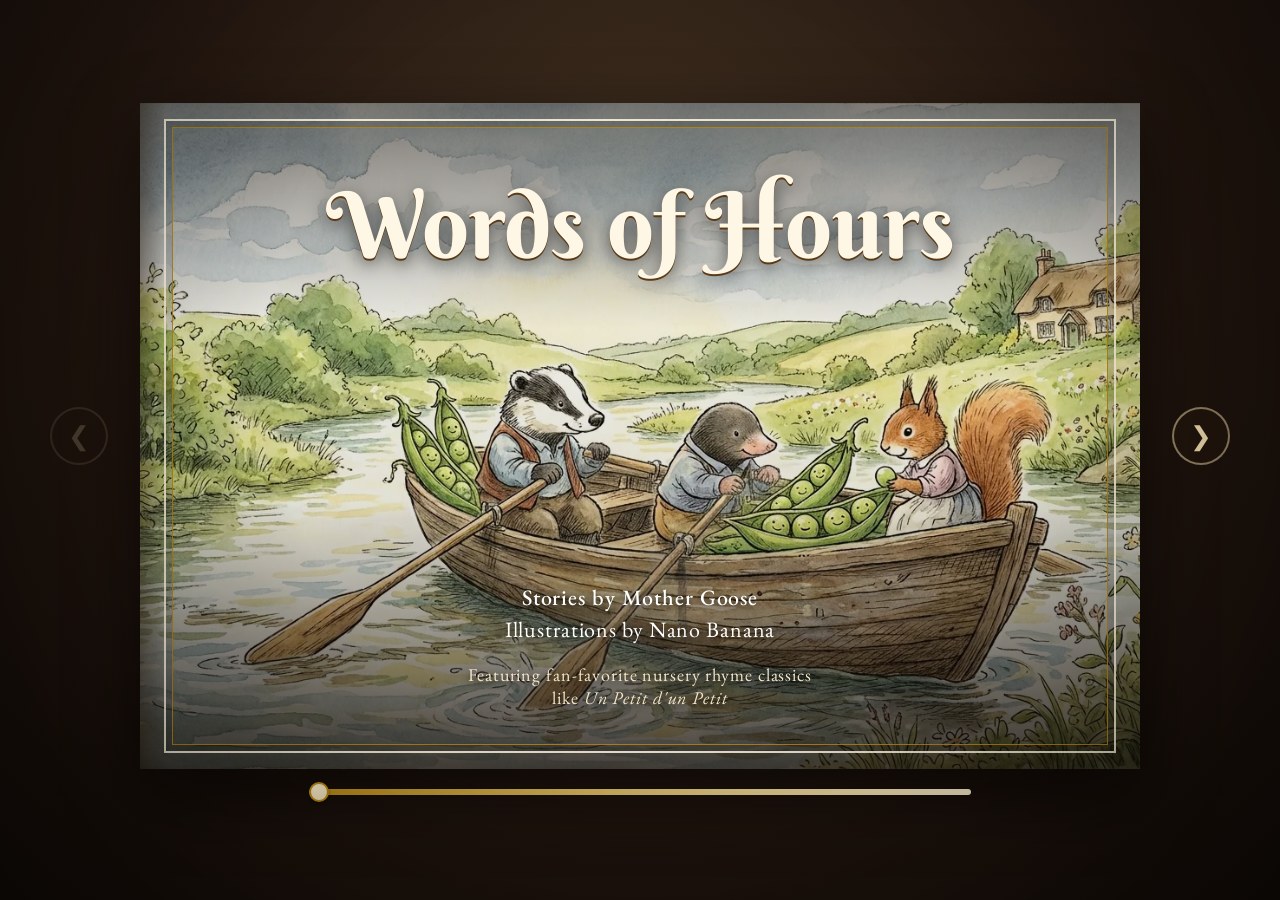
<file: index.html>
<!DOCTYPE html>
<html lang="en">
<head>
  <meta charset="UTF-8" />
  <meta name="viewport" content="width=device-width, initial-scale=1.0" />
  <title>Words of Hours</title>
  <meta name="description" content="A page-turning storybook of nursery rhymes — featuring fan-favorite classics like Un Petit d'un Petit." />

  <!-- Social share / link preview -->
  <meta property="og:type" content="website" />
  <meta property="og:url" content="https://seankarson.github.io/words-of-hours/" />
  <meta property="og:title" content="Words of Hours" />
  <meta property="og:description" content="A page-turning storybook of nursery rhymes — featuring fan-favorite classics like Un Petit d'un Petit." />
  <meta property="og:image" content="https://seankarson.github.io/words-of-hours/images/social-card.jpg" />
  <meta property="og:image:width" content="1200" />
  <meta property="og:image:height" content="630" />
  <meta property="og:image:alt" content="Words of Hours — a watercolor storybook cover with a badger, mole, and squirrel rowing a boat." />
  <meta name="twitter:card" content="summary_large_image" />
  <meta name="twitter:title" content="Words of Hours" />
  <meta name="twitter:description" content="A page-turning storybook of nursery rhymes — featuring fan-favorite classics like Un Petit d'un Petit." />
  <meta name="twitter:image" content="https://seankarson.github.io/words-of-hours/images/social-card.jpg" />

  <link rel="icon" type="image/svg+xml" href="favicon.svg?v=2" />
  <link rel="preconnect" href="https://fonts.googleapis.com" />
  <link rel="preconnect" href="https://fonts.gstatic.com" crossorigin />
  <link
    href="https://fonts.googleapis.com/css2?family=Berkshire+Swash&family=Cinzel+Decorative:wght@400;700;900&family=EB+Garamond:ital,wght@0,400;0,500;1,400;1,500&display=swap"
    rel="stylesheet"
  />
  <link rel="stylesheet" href="css/style.95d0229a.css" />
</head>
<body>
  <div class="vignette"></div>

  <main class="stage">
    <button class="nav nav-prev" id="prevBtn" aria-label="Previous page">&#10094;</button>

    <div class="book-shadow">
      <div class="book" id="book" aria-live="polite">
        <!-- pages injected by js/book.1ac1c3b3.js -->
      </div>
    </div>

    <button class="nav nav-next" id="nextBtn" aria-label="Next page">&#10095;</button>
  </main>

  <div class="scrubber">
    <input type="range" id="pageSlider" min="0" max="0" value="0" step="1" aria-label="Jump to page" />
  </div>

  <script src="js/book.1ac1c3b3.js"></script>
</body>
</html>
</file>
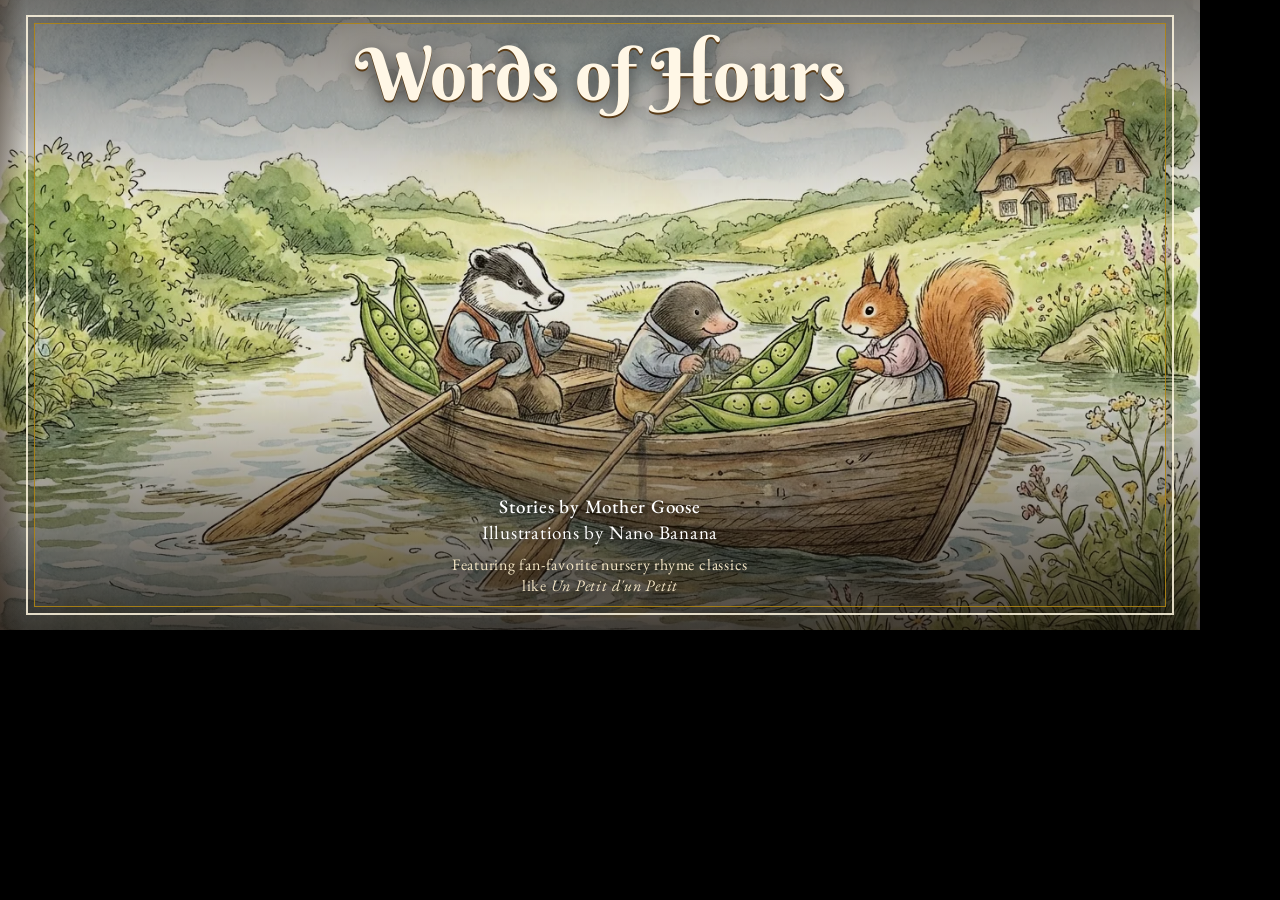
<file: og.html>
<!DOCTYPE html>
<!-- Source page used to generate images/social-card.jpg (the link-preview image).
     Regenerate with the headless-Chrome command in README. Not linked from the book. -->
<html lang="en">
<head>
  <meta charset="UTF-8" />
  <link rel="preconnect" href="https://fonts.googleapis.com" />
  <link rel="preconnect" href="https://fonts.gstatic.com" crossorigin />
  <link
    href="https://fonts.googleapis.com/css2?family=Berkshire+Swash&family=Cinzel+Decorative:wght@400;700;900&family=EB+Garamond:ital,wght@0,400;0,500;1,400;1,500&display=swap"
    rel="stylesheet"
  />
  <link rel="stylesheet" href="css/style.css" />
  <style>
    html, body {
      margin: 0; padding: 0; background: #000;
      display: block; min-height: 0; gap: 0;
    }
    .ogwrap { width: 1200px; height: 630px; position: relative; overflow: hidden; }
    .ogwrap .book { width: 1200px; height: 630px; aspect-ratio: auto; }
    /* shrink the cover composition so everything fits the 1.91:1 card */
    .ogwrap .cover h1 { font-size: 72px; margin: 0.05em 0 0; }
    .ogwrap .cover-inner { padding: 34px 64px; }
    .ogwrap .cover .bylines { gap: 0.06em; font-size: 19px; }
    .ogwrap .cover .subtitle { font-size: 16px; margin-top: 0.5em; }
  </style>
</head>
<body>
  <div class="ogwrap">
    <div class="book">
      <div class="page">
        <div class="sheet cover">
          <div class="cover-img" style="background-image:url('images/cover-image.webp')"></div>
          <div class="scrim"></div>
          <div class="cover-frame"></div>
          <div class="cover-inner">
            <h1>Words of Hours</h1>
            <div class="bylines">
              <span class="byline"><b>Stories by Mother Goose</b></span>
              <span class="byline">Illustrations by Nano Banana</span>
              <p class="subtitle">Featuring fan-favorite nursery rhyme classics<br />like <em>Un Petit d'un Petit</em></p>
            </div>
          </div>
        </div>
      </div>
    </div>
  </div>
</body>
</html>
</file>
<file: css/style.95d0229a.css>
:root {
  --ink: #45301f;
  --ink-soft: #6b4f37;
  --paper: #f6eed7;
  --paper-edge: #e8dcbb;
  --gold: #b08412;
  --rule: #9c3b2e;
  --flip-ms: 820ms;
}

* { box-sizing: border-box; }

html, body {
  margin: 0;
  height: 100%;
}

body {
  min-height: 100vh;
  display: flex;
  flex-direction: column;
  align-items: center;
  justify-content: center;
  gap: clamp(8px, 2vh, 22px);
  padding: 4vh 2vw;
  font-family: "EB Garamond", Georgia, serif;
  color: var(--ink);
  background:
    radial-gradient(circle at 50% 18%, #3a2a1c 0%, #241710 55%, #140d08 100%);
  overflow: hidden;
}

/* soft lamp-light vignette over everything */
.vignette {
  position: fixed;
  inset: 0;
  pointer-events: none;
  background: radial-gradient(circle at 50% 40%, transparent 45%, rgba(0,0,0,0.45) 100%);
  z-index: 50;
}

.stage {
  position: relative;
  display: flex;
  align-items: center;
  justify-content: center;
  gap: clamp(8px, 2.5vw, 34px);
}

/* ---------- the book ---------- */
.book-shadow {
  filter: drop-shadow(0 26px 34px rgba(0,0,0,0.55));
}

.book {
  position: relative;
  width: min(94vw, 1000px, calc(84vh * 1.5));
  aspect-ratio: 3 / 2;
  perspective: 2600px;
  overflow: hidden;
}

/* binding shadow down the spine (left edge) */
.book::before {
  content: "";
  position: absolute;
  top: 0; bottom: 0; left: 0;
  width: 26px;
  z-index: 6;
  pointer-events: none;
  background: linear-gradient(90deg, rgba(40,25,12,0.40), rgba(40,25,12,0));
}

.page, .face {
  position: absolute;
  inset: 0;
  overflow: hidden;
}

/* ---------- flip mechanics ---------- */
.flipper {
  position: absolute;
  inset: 0;
  z-index: 8;
  transform-style: preserve-3d;
  transform-origin: left center;
  transition: transform var(--flip-ms) cubic-bezier(0.36, 0.06, 0.22, 1);
  will-change: transform;
  box-shadow: 0 0 40px rgba(0,0,0,0.25);
}
.face {
  backface-visibility: hidden;
  -webkit-backface-visibility: hidden;
}
.face.back {
  transform: rotateY(180deg);
  background:
    repeating-linear-gradient(180deg, #efe6cd, #efe6cd 26px, #ece1c4 27px),
    var(--paper);
}

/* ---------- generic sheet ---------- */
.sheet {
  width: 100%;
  height: 100%;
  background:
    radial-gradient(circle at 30% 20%, #fbf5e3, var(--paper) 60%, var(--paper-edge) 100%);
  position: relative;
}

/* ---------- illustration plate ---------- */
.plate {
  display: flex;
  flex-direction: column;
  padding: clamp(14px, 3.2%, 30px);
}

/* ornamental double frame */
.plate .frame {
  position: absolute;
  inset: clamp(8px, 1.6%, 16px);
  border: 2px solid var(--ink-soft);
  pointer-events: none;
}
.plate .frame::after {
  content: "";
  position: absolute;
  inset: 5px;
  border: 1px solid var(--gold);
}

/* corner flourishes */
.corner {
  position: absolute;
  font-family: "Cinzel Decorative", serif;
  color: var(--gold);
  font-size: clamp(16px, 2.4vw, 26px);
  line-height: 1;
  z-index: 3;
  text-shadow: 0 1px 0 rgba(255,255,255,0.5);
}
.corner.tl { top: clamp(10px,1.9%,20px); left: clamp(12px,2.1%,22px); }
.corner.tr { top: clamp(10px,1.9%,20px); right: clamp(12px,2.1%,22px); }
.corner.bl { bottom: clamp(8px,1.5%,18px); left: clamp(12px,2.1%,22px); }
.corner.br { bottom: clamp(8px,1.5%,18px); right: clamp(12px,2.1%,22px); }

/* page-number medallion (top right) */
.pagenum {
  position: absolute;
  top: clamp(16px, 4%, 34px);
  right: clamp(20px, 5%, 44px);
  z-index: 4;
  width: clamp(40px, 6.4%, 64px);
  height: clamp(40px, 6.4%, 64px);
  display: flex;
  align-items: center;
  justify-content: center;
  border-radius: 50%;
  background: radial-gradient(circle at 35% 30%, #fff7e2, #efe2bf);
  border: 2px solid var(--gold);
  box-shadow: 0 2px 5px rgba(0,0,0,0.2), inset 0 0 6px rgba(176,132,18,0.25);
  font-family: "Cinzel Decorative", serif;
  font-weight: 700;
  font-size: clamp(18px, 2.6vw, 28px);
  color: var(--rule);
}

.plate .art {
  flex: 1;
  min-height: 0;
  margin: clamp(26px, 5%, 46px) clamp(14px, 3%, 30px) clamp(6px, 1.4%, 14px);
  display: flex;
  align-items: center;
  justify-content: center;
}
.plate .art img {
  max-width: 100%;
  max-height: 100%;
  object-fit: contain;
  border: 3px solid #fff;
  outline: 1px solid var(--ink-soft);
  box-shadow: 0 6px 16px rgba(0,0,0,0.28);
  background: #fff;
}

.plate .caption {
  flex: 0 0 auto;
  text-align: center;
  padding: clamp(4px, 1.2%, 12px) 8% clamp(10px, 1.8%, 18px);
  color: var(--ink);
}
.plate .divider {
  color: var(--rule);
  font-size: clamp(13px, 1.6vw, 18px);
  letter-spacing: 0.4em;
  margin-bottom: 2px;
}
.plate .caption .line {
  font-size: clamp(15px, 2.05vw, 23px);
  font-style: italic;
}
.plate .caption .emoji {
  font-style: normal;
  font-size: 1.25em;
  vertical-align: -0.12em;
  margin-left: 0.12em;
}

/* ---------- cover ---------- */
.cover {
  color: #fff;
}
.cover .cover-img {
  position: absolute;
  inset: 0;
  background-size: cover;
  background-position: center;
}
.cover .scrim {
  position: absolute;
  inset: 0;
  background:
    linear-gradient(180deg, rgba(20,12,6,0.55) 0%, rgba(20,12,6,0.08) 34%, rgba(20,12,6,0.12) 60%, rgba(20,12,6,0.78) 100%);
}
.cover .cover-frame {
  position: absolute;
  inset: clamp(12px, 2.4%, 26px);
  border: 2px solid rgba(255,247,225,0.85);
  box-shadow: inset 0 0 0 6px rgba(0,0,0,0.12);
  pointer-events: none;
}
.cover .cover-frame::after {
  content: "";
  position: absolute;
  inset: 6px;
  border: 1px solid rgba(176,132,18,0.9);
}
.cover .cover-inner {
  position: absolute;
  inset: 0;
  display: flex;
  flex-direction: column;
  align-items: center;
  text-align: center;
  padding: clamp(26px, 6%, 60px) clamp(24px, 8%, 70px);
}
.cover h1 {
  font-family: "Berkshire Swash", cursive;
  font-weight: 400;
  font-size: clamp(38px, 8.4vw, 92px);
  line-height: 1.02;
  margin: 0.18em 0 0;
  color: #fff7e6;
  text-shadow: 0 2px 0 #5a3b16, 0 5px 18px rgba(0,0,0,0.6);
}
.cover .cover-rule {
  color: #ffe9b8;
  letter-spacing: 0.5em;
  margin: 0.35em 0 0;
  font-size: clamp(13px, 2vw, 20px);
  text-shadow: 0 2px 6px rgba(0,0,0,0.6);
}
.cover .bylines {
  margin-top: auto;
  display: flex;
  flex-direction: column;
  gap: 0.15em;
  font-size: clamp(14px, 2.2vw, 22px);
  letter-spacing: 0.04em;
  text-shadow: 0 2px 8px rgba(0,0,0,0.75);
}
.cover .byline b { font-weight: 500; }
.cover .subtitle {
  margin: 0.9em 0 0;
  font-size: clamp(12px, 1.8vw, 18px);
  white-space: nowrap;
  color: #f4e6c6;
  text-shadow: 0 2px 8px rgba(0,0,0,0.85);
}
.cover .subtitle em { font-style: italic; }

/* ---------- end page ---------- */
.end {
  display: flex;
  flex-direction: column;
  align-items: center;
  justify-content: center;
  text-align: center;
  gap: 0.4em;
}
.end .endmark {
  font-family: "Cinzel Decorative", serif;
  font-weight: 900;
  font-size: clamp(34px, 7vw, 72px);
  color: var(--rule);
}
.end .flourish {
  font-size: clamp(20px, 3vw, 34px);
  color: var(--gold);
  letter-spacing: 0.3em;
}
.end .colophon {
  font-style: italic;
  color: var(--ink-soft);
  max-width: 34ch;
  font-size: clamp(13px, 1.7vw, 18px);
}
.end .cipher {
  position: absolute;
  bottom: clamp(20px, 5%, 46px);
  left: 0;
  right: 0;
  text-align: center;
  font-family: "EB Garamond", Georgia, serif;
  font-weight: 500;
  font-variant-numeric: lining-nums;
  color: var(--ink-soft);
  font-size: clamp(15px, 2vw, 23px);
  letter-spacing: 0.1em;
}

/* ---------- navigation ---------- */
.nav {
  flex: 0 0 auto;
  width: clamp(40px, 5vw, 58px);
  height: clamp(40px, 5vw, 58px);
  border-radius: 50%;
  border: 2px solid rgba(255,233,184,0.55);
  background: rgba(40,26,14,0.5);
  color: #ffe9b8;
  font-size: clamp(18px, 2.4vw, 26px);
  cursor: pointer;
  transition: transform 0.15s ease, background 0.2s ease, opacity 0.2s ease;
  z-index: 40;
}
.nav:hover { background: rgba(70,46,22,0.75); transform: scale(1.08); }
.nav:disabled { opacity: 0.22; cursor: default; transform: none; }

.hint {
  margin: 0;
  color: #e9d6ad;
  font-size: clamp(12px, 1.7vw, 16px);
  letter-spacing: 0.04em;
  opacity: 0.85;
  z-index: 40;
}

/* ---------- page scrubber ---------- */
.scrubber {
  width: calc(min(94vw, 1000px, 84vh * 1.5) * 2 / 3);
  display: flex;
  align-items: center;
  z-index: 40;
}
#pageSlider {
  -webkit-appearance: none;
  appearance: none;
  width: 100%;
  height: 6px;
  border-radius: 4px;
  background: linear-gradient(90deg, var(--gold), var(--paper-edge));
  outline: none;
  cursor: pointer;
}
#pageSlider::-webkit-slider-thumb {
  -webkit-appearance: none;
  width: 20px;
  height: 20px;
  border-radius: 50%;
  background: radial-gradient(circle at 35% 30%, #f3e6c4, #e9d6ad);
  border: 2px solid var(--gold);
  box-shadow: 0 1px 3px rgba(0, 0, 0, 0.4);
  cursor: pointer;
}
#pageSlider::-moz-range-thumb {
  width: 20px;
  height: 20px;
  border-radius: 50%;
  background: radial-gradient(circle at 35% 30%, #f3e6c4, #e9d6ad);
  border: 2px solid var(--gold);
  box-shadow: 0 1px 3px rgba(0, 0, 0, 0.4);
  cursor: pointer;
}
#pageSlider::-moz-range-track {
  height: 6px;
  border-radius: 4px;
  background: linear-gradient(90deg, var(--gold), var(--paper-edge));
}

@media (max-width: 720px) {
  .nav-prev, .nav-next { position: fixed; bottom: 16px; z-index: 60; }
  .nav-prev { left: 16px; }
  .nav-next { right: 16px; }
}
</file>
<file: css/style.css>
:root {
  --ink: #45301f;
  --ink-soft: #6b4f37;
  --paper: #f6eed7;
  --paper-edge: #e8dcbb;
  --gold: #b08412;
  --rule: #9c3b2e;
  --flip-ms: 820ms;
}

* { box-sizing: border-box; }

html, body {
  margin: 0;
  height: 100%;
}

body {
  min-height: 100vh;
  display: flex;
  flex-direction: column;
  align-items: center;
  justify-content: center;
  gap: clamp(8px, 2vh, 22px);
  padding: 4vh 2vw;
  font-family: "EB Garamond", Georgia, serif;
  color: var(--ink);
  background:
    radial-gradient(circle at 50% 18%, #3a2a1c 0%, #241710 55%, #140d08 100%);
  overflow: hidden;
}

/* soft lamp-light vignette over everything */
.vignette {
  position: fixed;
  inset: 0;
  pointer-events: none;
  background: radial-gradient(circle at 50% 40%, transparent 45%, rgba(0,0,0,0.45) 100%);
  z-index: 50;
}

.stage {
  position: relative;
  display: flex;
  align-items: center;
  justify-content: center;
  gap: clamp(8px, 2.5vw, 34px);
}

/* ---------- the book ---------- */
.book-shadow {
  filter: drop-shadow(0 26px 34px rgba(0,0,0,0.55));
}

.book {
  position: relative;
  width: min(94vw, 1000px, calc(84vh * 1.5));
  aspect-ratio: 3 / 2;
  perspective: 2600px;
  overflow: hidden;
}

/* binding shadow down the spine (left edge) */
.book::before {
  content: "";
  position: absolute;
  top: 0; bottom: 0; left: 0;
  width: 26px;
  z-index: 6;
  pointer-events: none;
  background: linear-gradient(90deg, rgba(40,25,12,0.40), rgba(40,25,12,0));
}

.page, .face {
  position: absolute;
  inset: 0;
  overflow: hidden;
}

/* ---------- flip mechanics ---------- */
.flipper {
  position: absolute;
  inset: 0;
  z-index: 8;
  transform-style: preserve-3d;
  transform-origin: left center;
  transition: transform var(--flip-ms) cubic-bezier(0.36, 0.06, 0.22, 1);
  will-change: transform;
  box-shadow: 0 0 40px rgba(0,0,0,0.25);
}
.face {
  backface-visibility: hidden;
  -webkit-backface-visibility: hidden;
}
.face.back {
  transform: rotateY(180deg);
  background:
    repeating-linear-gradient(180deg, #efe6cd, #efe6cd 26px, #ece1c4 27px),
    var(--paper);
}

/* ---------- generic sheet ---------- */
.sheet {
  width: 100%;
  height: 100%;
  background:
    radial-gradient(circle at 30% 20%, #fbf5e3, var(--paper) 60%, var(--paper-edge) 100%);
  position: relative;
}

/* ---------- illustration plate ---------- */
.plate {
  display: flex;
  flex-direction: column;
  padding: clamp(14px, 3.2%, 30px);
}

/* ornamental double frame */
.plate .frame {
  position: absolute;
  inset: clamp(8px, 1.6%, 16px);
  border: 2px solid var(--ink-soft);
  pointer-events: none;
}
.plate .frame::after {
  content: "";
  position: absolute;
  inset: 5px;
  border: 1px solid var(--gold);
}

/* corner flourishes */
.corner {
  position: absolute;
  font-family: "Cinzel Decorative", serif;
  color: var(--gold);
  font-size: clamp(16px, 2.4vw, 26px);
  line-height: 1;
  z-index: 3;
  text-shadow: 0 1px 0 rgba(255,255,255,0.5);
}
.corner.tl { top: clamp(10px,1.9%,20px); left: clamp(12px,2.1%,22px); }
.corner.tr { top: clamp(10px,1.9%,20px); right: clamp(12px,2.1%,22px); }
.corner.bl { bottom: clamp(8px,1.5%,18px); left: clamp(12px,2.1%,22px); }
.corner.br { bottom: clamp(8px,1.5%,18px); right: clamp(12px,2.1%,22px); }

/* page-number medallion (top right) */
.pagenum {
  position: absolute;
  top: clamp(16px, 4%, 34px);
  right: clamp(20px, 5%, 44px);
  z-index: 4;
  width: clamp(40px, 6.4%, 64px);
  height: clamp(40px, 6.4%, 64px);
  display: flex;
  align-items: center;
  justify-content: center;
  border-radius: 50%;
  background: radial-gradient(circle at 35% 30%, #fff7e2, #efe2bf);
  border: 2px solid var(--gold);
  box-shadow: 0 2px 5px rgba(0,0,0,0.2), inset 0 0 6px rgba(176,132,18,0.25);
  font-family: "Cinzel Decorative", serif;
  font-weight: 700;
  font-size: clamp(18px, 2.6vw, 28px);
  color: var(--rule);
}

.plate .art {
  flex: 1;
  min-height: 0;
  margin: clamp(26px, 5%, 46px) clamp(14px, 3%, 30px) clamp(6px, 1.4%, 14px);
  display: flex;
  align-items: center;
  justify-content: center;
}
.plate .art img {
  max-width: 100%;
  max-height: 100%;
  object-fit: contain;
  border: 3px solid #fff;
  outline: 1px solid var(--ink-soft);
  box-shadow: 0 6px 16px rgba(0,0,0,0.28);
  background: #fff;
}

.plate .caption {
  flex: 0 0 auto;
  text-align: center;
  padding: clamp(4px, 1.2%, 12px) 8% clamp(10px, 1.8%, 18px);
  color: var(--ink);
}
.plate .divider {
  color: var(--rule);
  font-size: clamp(13px, 1.6vw, 18px);
  letter-spacing: 0.4em;
  margin-bottom: 2px;
}
.plate .caption .line {
  font-size: clamp(15px, 2.05vw, 23px);
  font-style: italic;
}
.plate .caption .emoji {
  font-style: normal;
  font-size: 1.25em;
  vertical-align: -0.12em;
  margin-left: 0.12em;
}

/* ---------- cover ---------- */
.cover {
  color: #fff;
}
.cover .cover-img {
  position: absolute;
  inset: 0;
  background-size: cover;
  background-position: center;
}
.cover .scrim {
  position: absolute;
  inset: 0;
  background:
    linear-gradient(180deg, rgba(20,12,6,0.55) 0%, rgba(20,12,6,0.08) 34%, rgba(20,12,6,0.12) 60%, rgba(20,12,6,0.78) 100%);
}
.cover .cover-frame {
  position: absolute;
  inset: clamp(12px, 2.4%, 26px);
  border: 2px solid rgba(255,247,225,0.85);
  box-shadow: inset 0 0 0 6px rgba(0,0,0,0.12);
  pointer-events: none;
}
.cover .cover-frame::after {
  content: "";
  position: absolute;
  inset: 6px;
  border: 1px solid rgba(176,132,18,0.9);
}
.cover .cover-inner {
  position: absolute;
  inset: 0;
  display: flex;
  flex-direction: column;
  align-items: center;
  text-align: center;
  padding: clamp(26px, 6%, 60px) clamp(24px, 8%, 70px);
}
.cover h1 {
  font-family: "Berkshire Swash", cursive;
  font-weight: 400;
  font-size: clamp(38px, 8.4vw, 92px);
  line-height: 1.02;
  margin: 0.18em 0 0;
  color: #fff7e6;
  text-shadow: 0 2px 0 #5a3b16, 0 5px 18px rgba(0,0,0,0.6);
}
.cover .cover-rule {
  color: #ffe9b8;
  letter-spacing: 0.5em;
  margin: 0.35em 0 0;
  font-size: clamp(13px, 2vw, 20px);
  text-shadow: 0 2px 6px rgba(0,0,0,0.6);
}
.cover .bylines {
  margin-top: auto;
  display: flex;
  flex-direction: column;
  gap: 0.15em;
  font-size: clamp(14px, 2.2vw, 22px);
  letter-spacing: 0.04em;
  text-shadow: 0 2px 8px rgba(0,0,0,0.75);
}
.cover .byline b { font-weight: 500; }
.cover .subtitle {
  margin: 0.9em 0 0;
  font-size: clamp(12px, 1.8vw, 18px);
  white-space: nowrap;
  color: #f4e6c6;
  text-shadow: 0 2px 8px rgba(0,0,0,0.85);
}
.cover .subtitle em { font-style: italic; }

/* ---------- end page ---------- */
.end {
  display: flex;
  flex-direction: column;
  align-items: center;
  justify-content: center;
  text-align: center;
  gap: 0.4em;
}
.end .endmark {
  font-family: "Cinzel Decorative", serif;
  font-weight: 900;
  font-size: clamp(34px, 7vw, 72px);
  color: var(--rule);
}
.end .flourish {
  font-size: clamp(20px, 3vw, 34px);
  color: var(--gold);
  letter-spacing: 0.3em;
}
.end .colophon {
  font-style: italic;
  color: var(--ink-soft);
  max-width: 34ch;
  font-size: clamp(13px, 1.7vw, 18px);
}
.end .cipher {
  position: absolute;
  bottom: clamp(20px, 5%, 46px);
  left: 0;
  right: 0;
  text-align: center;
  font-family: "EB Garamond", Georgia, serif;
  font-weight: 500;
  font-variant-numeric: lining-nums;
  color: var(--ink-soft);
  font-size: clamp(15px, 2vw, 23px);
  letter-spacing: 0.1em;
}

/* ---------- navigation ---------- */
.nav {
  flex: 0 0 auto;
  width: clamp(40px, 5vw, 58px);
  height: clamp(40px, 5vw, 58px);
  border-radius: 50%;
  border: 2px solid rgba(255,233,184,0.55);
  background: rgba(40,26,14,0.5);
  color: #ffe9b8;
  font-size: clamp(18px, 2.4vw, 26px);
  cursor: pointer;
  transition: transform 0.15s ease, background 0.2s ease, opacity 0.2s ease;
  z-index: 40;
}
.nav:hover { background: rgba(70,46,22,0.75); transform: scale(1.08); }
.nav:disabled { opacity: 0.22; cursor: default; transform: none; }

.hint {
  margin: 0;
  color: #e9d6ad;
  font-size: clamp(12px, 1.7vw, 16px);
  letter-spacing: 0.04em;
  opacity: 0.85;
  z-index: 40;
}

/* ---------- page scrubber ---------- */
.scrubber {
  width: calc(min(94vw, 1000px, 84vh * 1.5) * 2 / 3);
  display: flex;
  align-items: center;
  z-index: 40;
}
#pageSlider {
  -webkit-appearance: none;
  appearance: none;
  width: 100%;
  height: 6px;
  border-radius: 4px;
  background: linear-gradient(90deg, var(--gold), var(--paper-edge));
  outline: none;
  cursor: pointer;
}
#pageSlider::-webkit-slider-thumb {
  -webkit-appearance: none;
  width: 20px;
  height: 20px;
  border-radius: 50%;
  background: radial-gradient(circle at 35% 30%, #f3e6c4, #e9d6ad);
  border: 2px solid var(--gold);
  box-shadow: 0 1px 3px rgba(0, 0, 0, 0.4);
  cursor: pointer;
}
#pageSlider::-moz-range-thumb {
  width: 20px;
  height: 20px;
  border-radius: 50%;
  background: radial-gradient(circle at 35% 30%, #f3e6c4, #e9d6ad);
  border: 2px solid var(--gold);
  box-shadow: 0 1px 3px rgba(0, 0, 0, 0.4);
  cursor: pointer;
}
#pageSlider::-moz-range-track {
  height: 6px;
  border-radius: 4px;
  background: linear-gradient(90deg, var(--gold), var(--paper-edge));
}

@media (max-width: 720px) {
  .nav-prev, .nav-next { position: fixed; bottom: 16px; z-index: 60; }
  .nav-prev { left: 16px; }
  .nav-next { right: 16px; }
}
</file>
